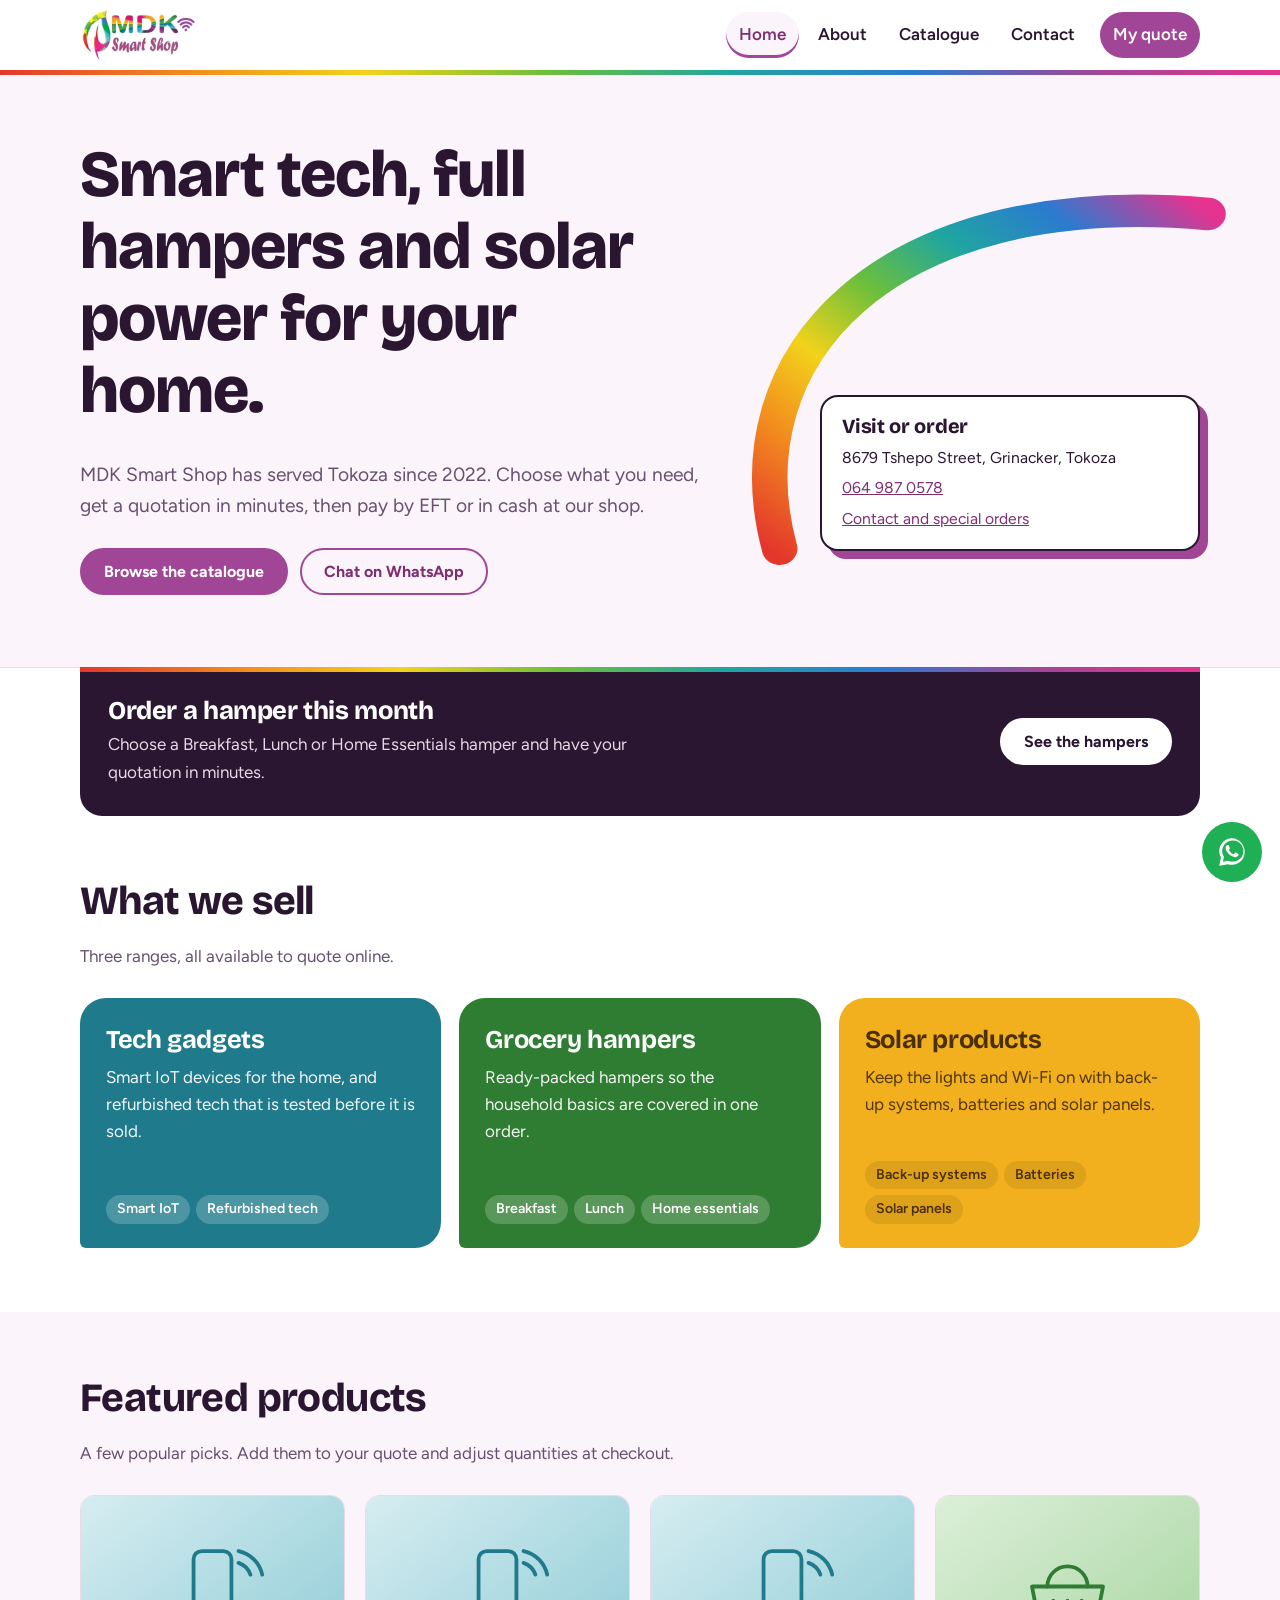
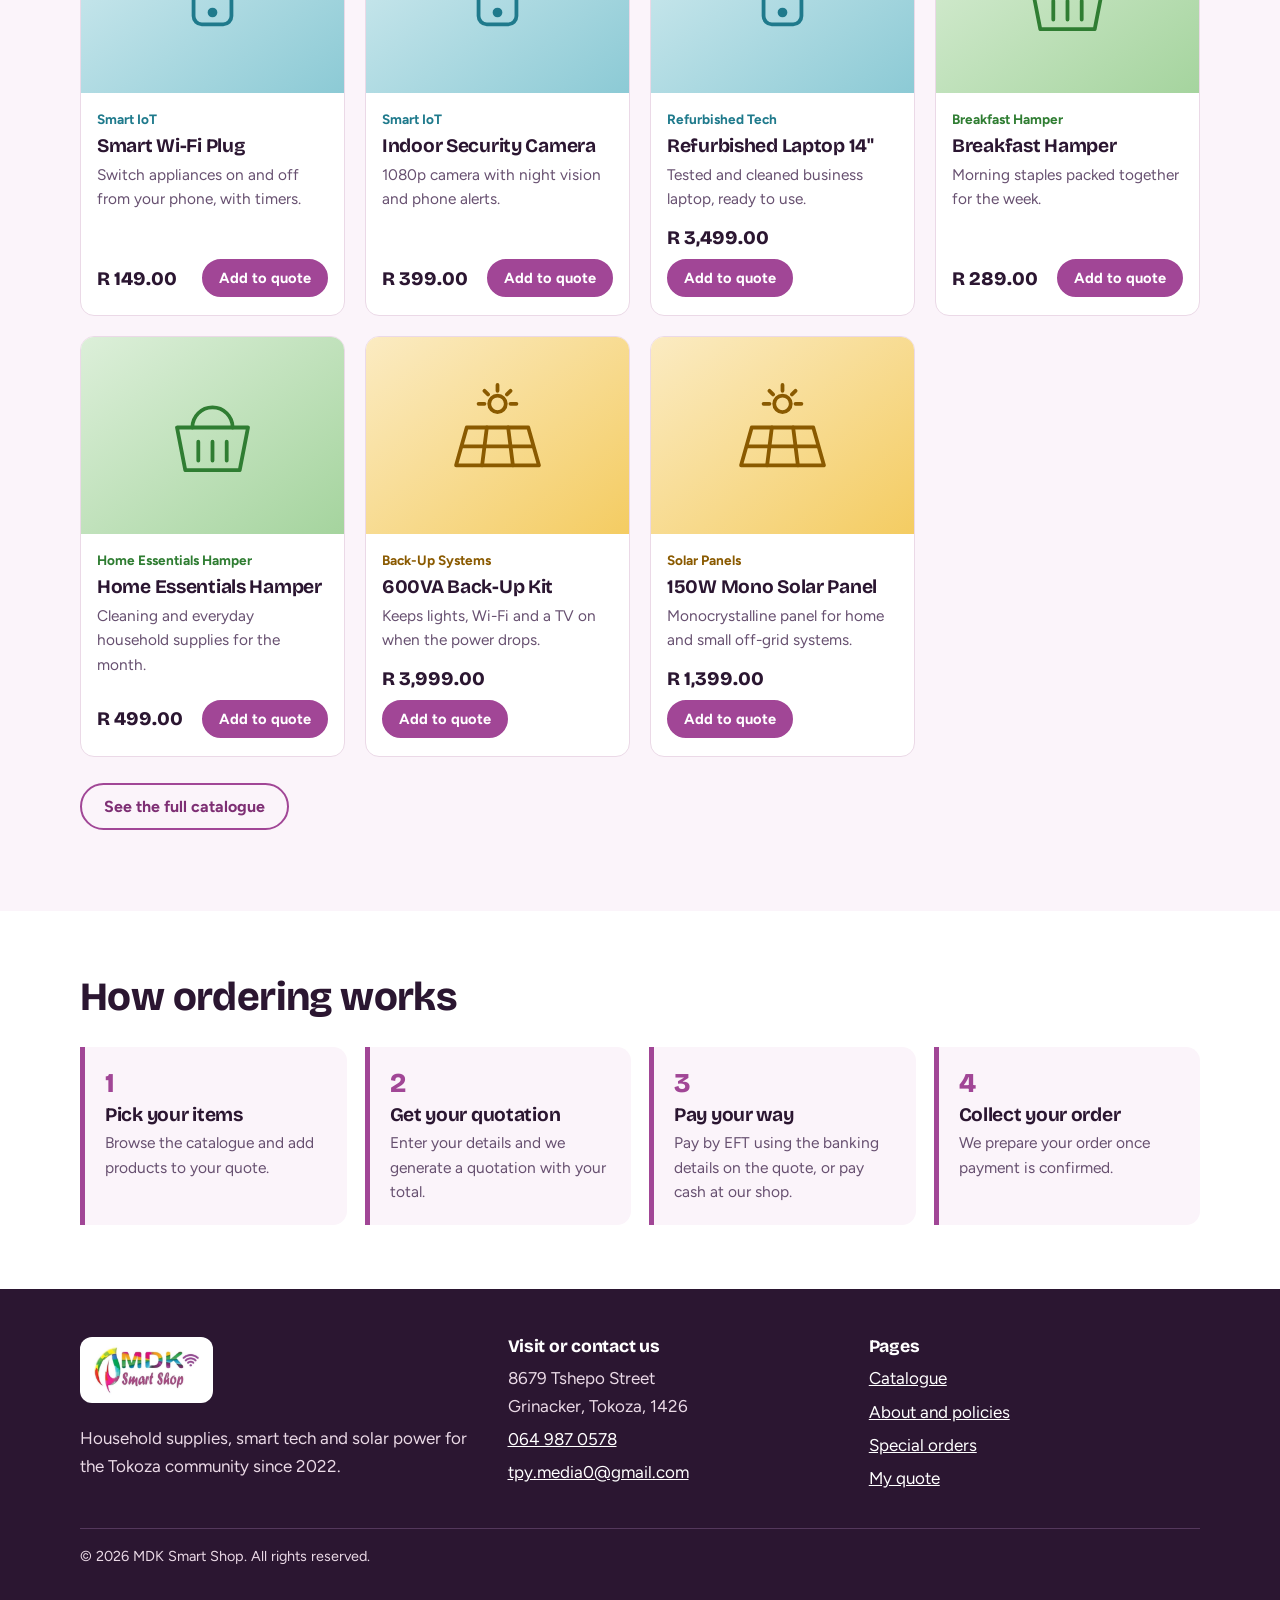
<file: index.html>
<!doctype html>
<html lang="en-ZA">
<head>
<meta charset="utf-8">
<meta name="viewport" content="width=device-width, initial-scale=1">
<title>MDK Smart Shop | Household supplies, smart tech and solar in Tokoza</title>
<meta name="description" content="MDK Smart Shop in Tokoza sells grocery hampers, smart and refurbished tech, and solar back-up products. Build a quotation online.">
<meta name="theme-color" content="#A14696">
<link rel="icon" type="image/png" href="assets/img/favicon.png">
<link rel="apple-touch-icon" href="assets/img/icon-192.png">
<link rel="preconnect" href="https://fonts.googleapis.com">
<link rel="preconnect" href="https://fonts.gstatic.com" crossorigin>
<link href="https://fonts.googleapis.com/css2?family=Bricolage+Grotesque:opsz,wght@12..96,600..800&family=Figtree:wght@400;600;700&display=swap" rel="stylesheet">
<link rel="stylesheet" href="assets/css/style.css">
</head>
<body data-page="home">
<a class="skip" href="#main">Skip to content</a>
<header class="site-header">
  <div class="wrap bar">
    <a class="brand" href="index.html" aria-label="MDK Smart Shop home"><img src="assets/img/logo.png" alt="MDK Smart Shop" width="117" height="54"></a>
    <button class="nav-toggle" aria-expanded="false" aria-controls="nav">Menu</button>
    <nav id="nav" aria-label="Main">
      <a data-nav="home" href="index.html">Home</a>
      <a data-nav="about" href="about.html">About</a>
      <a data-nav="catalogue" href="catalogue.html">Catalogue</a>
      <a data-nav="contact" href="contact.html">Contact</a>
      <a class="quote-link" data-nav="cart" href="cart.html">My quote <span class="count" data-cart-count hidden>0</span></a>
    </nav>
  </div>
  <div class="rainbow" aria-hidden="true"></div>
</header>

<main id="main">
<div class="hero">
  <div class="wrap">
    <div>
      <h1>Smart tech, full hampers and solar power for your home.</h1>
      <p class="lead">MDK Smart Shop has served Tokoza since 2022. Choose what you need, get a quotation in minutes, then pay by EFT or in cash at our shop.</p>
      <div class="actions">
        <a class="btn" href="catalogue.html">Browse the catalogue</a>
        <a class="btn btn-ghost" data-wa="Hi MDK Smart Shop, I would like to ask about..." target="_blank" rel="noopener" href="https://wa.me/27649870578">Chat on WhatsApp</a>
      </div>
    </div>
    <div class="hero-art">
      <svg class="arc" viewBox="0 0 520 460" preserveAspectRatio="none" aria-hidden="true">
        <defs><linearGradient id="rb" x1="0" y1="1" x2="1" y2="0">
          <stop offset="0" stop-color="#E4372C"/><stop offset=".18" stop-color="#F28A1E"/><stop offset=".34" stop-color="#F2D21B"/>
          <stop offset=".5" stop-color="#6CBF3A"/><stop offset=".66" stop-color="#1FA6A0"/><stop offset=".82" stop-color="#2B7BD0"/><stop offset="1" stop-color="#E5338F"/></linearGradient></defs>
        <path d="M60 420 C 10 220, 160 40, 470 70"/>
      </svg>
      <div class="visit">
        <h2>Visit or order</h2>
        <p>8679 Tshepo Street, Grinacker, Tokoza</p>
        <p><a href="tel:+27649870578">064 987 0578</a></p>
        <p style="margin:0"><a href="contact.html">Contact and special orders</a></p>
      </div>
    </div>
  </div>
</div>

<div class="promo" id="promo">
  <div class="wrap"><div class="promo-inner">
    <div><h2 id="promo-title">Promo</h2><p id="promo-text"></p></div>
    <a class="btn" id="promo-cta" href="catalogue.html">Shop now</a>
  </div></div>
</div>

<section>
  <div class="wrap">
    <div class="section-head"><h2>What we sell</h2><p>Three ranges, all available to quote online.</p></div>
    <div class="cats">
      <a class="cat tech" href="catalogue.html?cat=Tech%20Gadgets">
        <h3>Tech gadgets</h3><p>Smart IoT devices for the home, and refurbished tech that is tested before it is sold.</p>
        <ul><li>Smart IoT</li><li>Refurbished tech</li></ul></a>
      <a class="cat hamper" href="catalogue.html?cat=Grocery%20Hampers">
        <h3>Grocery hampers</h3><p>Ready-packed hampers so the household basics are covered in one order.</p>
        <ul><li>Breakfast</li><li>Lunch</li><li>Home essentials</li></ul></a>
      <a class="cat solar" href="catalogue.html?cat=Solar%20Products">
        <h3>Solar products</h3><p>Keep the lights and Wi-Fi on with back-up systems, batteries and solar panels.</p>
        <ul><li>Back-up systems</li><li>Batteries</li><li>Solar panels</li></ul></a>
    </div>
  </div>
</section>

<section class="tint">
  <div class="wrap">
    <div class="section-head"><h2>Featured products</h2><p>A few popular picks. Add them to your quote and adjust quantities at checkout.</p></div>
    <div class="grid" id="featured-grid" aria-live="polite"></div>
    <p style="margin-top:26px"><a class="btn btn-ghost" href="catalogue.html">See the full catalogue</a></p>
  </div>
</section>

<section>
  <div class="wrap">
    <div class="section-head"><h2>How ordering works</h2></div>
    <ol class="steps">
      <li><h3>Pick your items</h3><p>Browse the catalogue and add products to your quote.</p></li>
      <li><h3>Get your quotation</h3><p>Enter your details and we generate a quotation with your total.</p></li>
      <li><h3>Pay your way</h3><p>Pay by EFT using the banking details on the quote, or pay cash at our shop.</p></li>
      <li><h3>Collect your order</h3><p>We prepare your order once payment is confirmed.</p></li>
    </ol>
  </div>
</section>
</main>

<footer class="site-footer">
  <div class="wrap">
    <div class="foot">
      <div>
        <a class="foot-logo" href="index.html"><img src="assets/img/logo.png" alt="MDK Smart Shop" width="108" height="50"></a>
        <p style="margin-top:14px">Household supplies, smart tech and solar power for the Tokoza community since 2022.</p>
      </div>
      <div>
        <h2>Visit or contact us</h2>
        <ul>
          <li>8679 Tshepo Street<br>Grinacker, Tokoza, 1426</li>
          <li><a href="tel:+27649870578">064 987 0578</a></li>
          <li><a href="mailto:tpy.media0@gmail.com">tpy.media0@gmail.com</a></li>
        </ul>
      </div>
      <div>
        <h2>Pages</h2>
        <ul>
          <li><a href="catalogue.html">Catalogue</a></li>
          <li><a href="about.html">About and policies</a></li>
          <li><a href="contact.html#special">Special orders</a></li>
          <li><a href="cart.html">My quote</a></li>
        </ul>
      </div>
    </div>
    <p class="legal">&copy; <span data-year>2026</span> MDK Smart Shop. All rights reserved.</p>
  </div>
</footer>
<a class="wa-float" data-wa="Hi MDK Smart Shop, I would like to ask about..." target="_blank" rel="noopener" aria-label="Chat with us on WhatsApp" href="https://wa.me/27649870578"><svg viewBox="0 0 32 32" aria-hidden="true"><path d="M16.04 3C9.4 3 4 8.4 4 15.03c0 2.12.55 4.19 1.6 6.01L4 29l8.2-1.57a12 12 0 0 0 3.84.62C22.67 28.05 28 22.66 28 16.03 28 9.4 22.68 3 16.04 3zm0 22.03c-1.2 0-2.37-.2-3.48-.6l-.25-.1-4.86.93.95-4.73-.17-.27a9.9 9.9 0 0 1-1.5-5.23c0-5.5 4.5-9.97 10.03-9.97 5.53 0 10.02 4.47 10.02 9.98 0 5.5-4.49 9.99-10.02 9.99zm5.5-7.5c-.3-.15-1.78-.88-2.06-.98-.27-.1-.47-.15-.67.15-.2.3-.77.98-.95 1.18-.17.2-.35.22-.65.07-.3-.15-1.27-.47-2.42-1.5-.9-.8-1.5-1.78-1.67-2.08-.17-.3-.02-.46.13-.6.14-.13.3-.35.45-.52.15-.18.2-.3.3-.5.1-.2.05-.38-.03-.53-.07-.15-.67-1.62-.92-2.22-.24-.58-.48-.5-.67-.5h-.57c-.2 0-.52.07-.8.38-.27.3-1.05 1.02-1.05 2.5s1.08 2.9 1.23 3.1c.15.2 2.12 3.23 5.13 4.53.72.3 1.28.5 1.72.64.72.23 1.38.2 1.9.12.58-.09 1.78-.73 2.03-1.43.25-.7.25-1.3.17-1.43-.07-.12-.27-.2-.57-.35z"/></svg></a>
<div id="toast" role="status" aria-live="polite"></div>
<script src="assets/js/config.js"></script>
<script src="data/products.js"></script>
<script src="assets/js/app.js"></script>
</body>
</html>
</file>
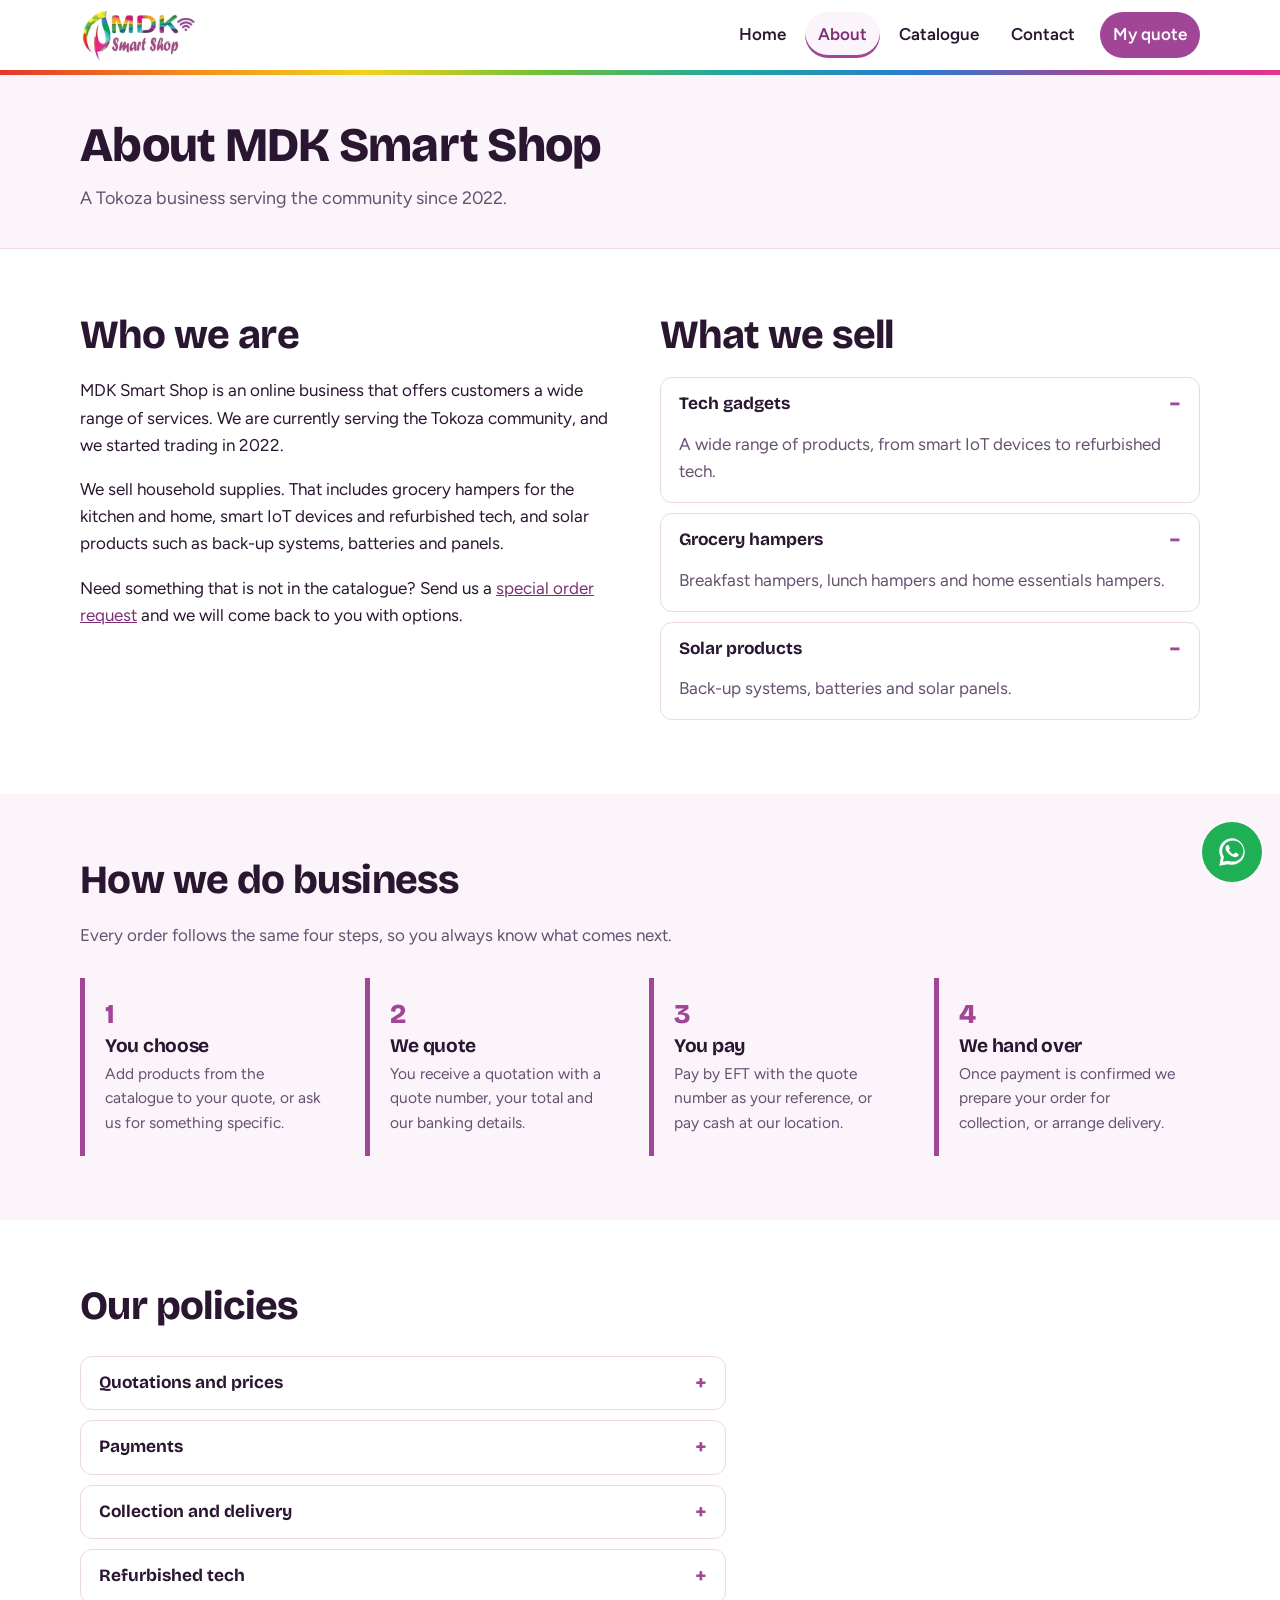
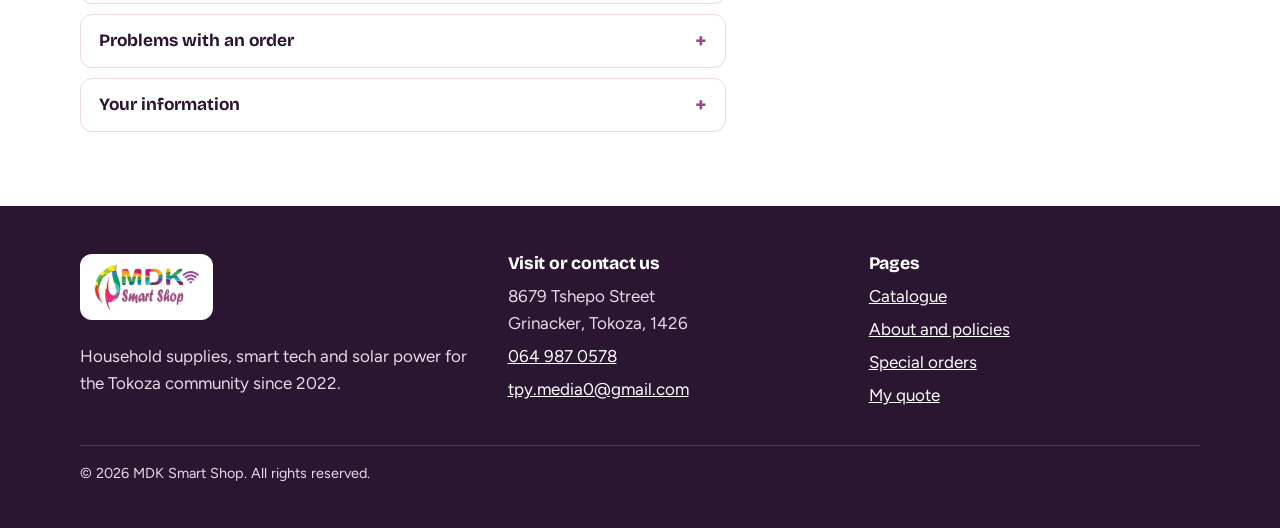
<file: about.html>
<!doctype html>
<html lang="en-ZA">
<head>
<meta charset="utf-8">
<meta name="viewport" content="width=device-width, initial-scale=1">
<title>About | MDK Smart Shop</title>
<meta name="description" content="Who MDK Smart Shop is, how we do business, and our ordering, payment and collection policies.">
<meta name="theme-color" content="#A14696">
<link rel="icon" type="image/png" href="assets/img/favicon.png">
<link rel="apple-touch-icon" href="assets/img/icon-192.png">
<link rel="preconnect" href="https://fonts.googleapis.com">
<link rel="preconnect" href="https://fonts.gstatic.com" crossorigin>
<link href="https://fonts.googleapis.com/css2?family=Bricolage+Grotesque:opsz,wght@12..96,600..800&family=Figtree:wght@400;600;700&display=swap" rel="stylesheet">
<link rel="stylesheet" href="assets/css/style.css">
</head>
<body data-page="about">
<a class="skip" href="#main">Skip to content</a>
<header class="site-header">
  <div class="wrap bar">
    <a class="brand" href="index.html" aria-label="MDK Smart Shop home"><img src="assets/img/logo.png" alt="MDK Smart Shop" width="117" height="54"></a>
    <button class="nav-toggle" aria-expanded="false" aria-controls="nav">Menu</button>
    <nav id="nav" aria-label="Main">
      <a data-nav="home" href="index.html">Home</a>
      <a data-nav="about" href="about.html">About</a>
      <a data-nav="catalogue" href="catalogue.html">Catalogue</a>
      <a data-nav="contact" href="contact.html">Contact</a>
      <a class="quote-link" data-nav="cart" href="cart.html">My quote <span class="count" data-cart-count hidden>0</span></a>
    </nav>
  </div>
  <div class="rainbow" aria-hidden="true"></div>
</header>

<main id="main">
<div class="page-title"><div class="wrap"><h1>About MDK Smart Shop</h1><p>A Tokoza business serving the community since 2022.</p></div></div>

<section>
  <div class="wrap two">
    <div class="prose">
      <h2>Who we are</h2>
      <p>MDK Smart Shop is an online business that offers customers a wide range of services. We are currently serving the Tokoza community, and we started trading in 2022.</p>
      <p>We sell household supplies. That includes grocery hampers for the kitchen and home, smart IoT devices and refurbished tech, and solar products such as back-up systems, batteries and panels.</p>
      <p>Need something that is not in the catalogue? Send us a <a href="contact.html#special">special order request</a> and we will come back to you with options.</p>
    </div>
    <div>
      <h2>What we sell</h2>
      <details open><summary>Tech gadgets</summary><p>A wide range of products, from smart IoT devices to refurbished tech.</p></details>
      <details open><summary>Grocery hampers</summary><p>Breakfast hampers, lunch hampers and home essentials hampers.</p></details>
      <details open><summary>Solar products</summary><p>Back-up systems, batteries and solar panels.</p></details>
    </div>
  </div>
</section>

<section class="tint">
  <div class="wrap">
    <div class="section-head"><h2>How we do business</h2><p>Every order follows the same four steps, so you always know what comes next.</p></div>
    <ol class="steps">
      <li><h3>You choose</h3><p>Add products from the catalogue to your quote, or ask us for something specific.</p></li>
      <li><h3>We quote</h3><p>You receive a quotation with a quote number, your total and our banking details.</p></li>
      <li><h3>You pay</h3><p>Pay by EFT with the quote number as your reference, or pay cash at our location.</p></li>
      <li><h3>We hand over</h3><p>Once payment is confirmed we prepare your order for collection, or arrange delivery.</p></li>
    </ol>
  </div>
</section>

<section>
  <div class="wrap">
    <div class="section-head"><h2>Our policies</h2></div>
    <div class="prose">
      <details><summary>Quotations and prices</summary><p>Quotations are valid for 7 days. Prices come from our current price list and may change after a quotation expires. Stock is confirmed once payment is made.</p></details>
      <details><summary>Payments</summary><p>We accept EFT and cash. For EFT, use your quote number as the payment reference and send us proof of payment. Cash payments are made at our location in Tokoza.</p></details>
      <details><summary>Collection and delivery</summary><p>You can collect from 8679 Tshepo Street, Grinacker, Tokoza. If you need delivery, tell us when you request your quotation and we will confirm availability and cost separately.</p></details>
      <details><summary>Refurbished tech</summary><p>Refurbished items are described honestly, including their condition. Ask us about warranty before you order.</p></details>
      <details><summary>Problems with an order</summary><p>If something is wrong with your order, contact us as soon as you can with your quote number and we will work with you to put it right.</p></details>
      <details><summary>Your information</summary><p>We use your name, phone number and email only to prepare quotations, reply to your enquiries and arrange your order.</p></details>
    </div>
  </div>
</section>
</main>

<footer class="site-footer">
  <div class="wrap">
    <div class="foot">
      <div>
        <a class="foot-logo" href="index.html"><img src="assets/img/logo.png" alt="MDK Smart Shop" width="108" height="50"></a>
        <p style="margin-top:14px">Household supplies, smart tech and solar power for the Tokoza community since 2022.</p>
      </div>
      <div>
        <h2>Visit or contact us</h2>
        <ul>
          <li>8679 Tshepo Street<br>Grinacker, Tokoza, 1426</li>
          <li><a href="tel:+27649870578">064 987 0578</a></li>
          <li><a href="mailto:tpy.media0@gmail.com">tpy.media0@gmail.com</a></li>
        </ul>
      </div>
      <div>
        <h2>Pages</h2>
        <ul>
          <li><a href="catalogue.html">Catalogue</a></li>
          <li><a href="about.html">About and policies</a></li>
          <li><a href="contact.html#special">Special orders</a></li>
          <li><a href="cart.html">My quote</a></li>
        </ul>
      </div>
    </div>
    <p class="legal">&copy; <span data-year>2026</span> MDK Smart Shop. All rights reserved.</p>
  </div>
</footer>
<a class="wa-float" data-wa="Hi MDK Smart Shop, I would like to ask about..." target="_blank" rel="noopener" aria-label="Chat with us on WhatsApp" href="https://wa.me/27649870578"><svg viewBox="0 0 32 32" aria-hidden="true"><path d="M16.04 3C9.4 3 4 8.4 4 15.03c0 2.12.55 4.19 1.6 6.01L4 29l8.2-1.57a12 12 0 0 0 3.84.62C22.67 28.05 28 22.66 28 16.03 28 9.4 22.68 3 16.04 3zm0 22.03c-1.2 0-2.37-.2-3.48-.6l-.25-.1-4.86.93.95-4.73-.17-.27a9.9 9.9 0 0 1-1.5-5.23c0-5.5 4.5-9.97 10.03-9.97 5.53 0 10.02 4.47 10.02 9.98 0 5.5-4.49 9.99-10.02 9.99zm5.5-7.5c-.3-.15-1.78-.88-2.06-.98-.27-.1-.47-.15-.67.15-.2.3-.77.98-.95 1.18-.17.2-.35.22-.65.07-.3-.15-1.27-.47-2.42-1.5-.9-.8-1.5-1.78-1.67-2.08-.17-.3-.02-.46.13-.6.14-.13.3-.35.45-.52.15-.18.2-.3.3-.5.1-.2.05-.38-.03-.53-.07-.15-.67-1.62-.92-2.22-.24-.58-.48-.5-.67-.5h-.57c-.2 0-.52.07-.8.38-.27.3-1.05 1.02-1.05 2.5s1.08 2.9 1.23 3.1c.15.2 2.12 3.23 5.13 4.53.72.3 1.28.5 1.72.64.72.23 1.38.2 1.9.12.58-.09 1.78-.73 2.03-1.43.25-.7.25-1.3.17-1.43-.07-.12-.27-.2-.57-.35z"/></svg></a>
<div id="toast" role="status" aria-live="polite"></div>
<script src="assets/js/config.js"></script>
<script src="data/products.js"></script>
<script src="assets/js/app.js"></script>
</body>
</html>
</file>
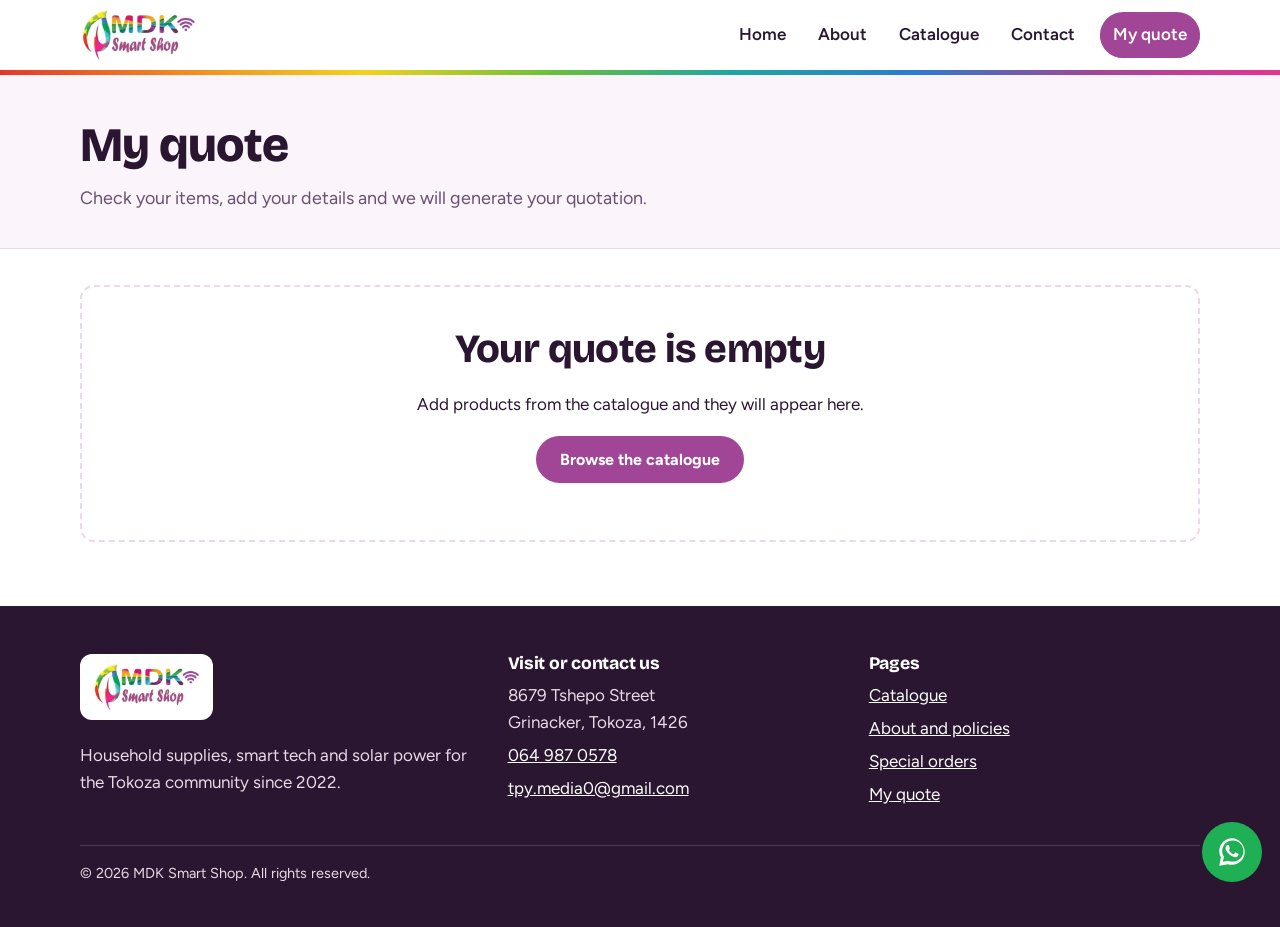
<file: cart.html>
<!doctype html>
<html lang="en-ZA">
<head>
<meta charset="utf-8">
<meta name="viewport" content="width=device-width, initial-scale=1">
<title>My quote | MDK Smart Shop</title>
<meta name="description" content="Review your items and generate a MDK Smart Shop quotation with banking details for EFT or cash payment.">
<meta name="theme-color" content="#A14696">
<link rel="icon" type="image/png" href="assets/img/favicon.png">
<link rel="apple-touch-icon" href="assets/img/icon-192.png">
<link rel="preconnect" href="https://fonts.googleapis.com">
<link rel="preconnect" href="https://fonts.gstatic.com" crossorigin>
<link href="https://fonts.googleapis.com/css2?family=Bricolage+Grotesque:opsz,wght@12..96,600..800&family=Figtree:wght@400;600;700&display=swap" rel="stylesheet">
<link rel="stylesheet" href="assets/css/style.css">
</head>
<body data-page="cart">
<a class="skip" href="#main">Skip to content</a>
<header class="site-header">
  <div class="wrap bar">
    <a class="brand" href="index.html" aria-label="MDK Smart Shop home"><img src="assets/img/logo.png" alt="MDK Smart Shop" width="117" height="54"></a>
    <button class="nav-toggle" aria-expanded="false" aria-controls="nav">Menu</button>
    <nav id="nav" aria-label="Main">
      <a data-nav="home" href="index.html">Home</a>
      <a data-nav="about" href="about.html">About</a>
      <a data-nav="catalogue" href="catalogue.html">Catalogue</a>
      <a data-nav="contact" href="contact.html">Contact</a>
      <a class="quote-link" data-nav="cart" href="cart.html">My quote <span class="count" data-cart-count hidden>0</span></a>
    </nav>
  </div>
  <div class="rainbow" aria-hidden="true"></div>
</header>

<main id="main">
<div class="page-title"><div class="wrap"><h1>My quote</h1><p>Check your items, add your details and we will generate your quotation.</p></div></div>
<section style="padding-top:36px">
  <div class="wrap">
    <div id="cart-area">
      <div id="cart-empty" class="empty" style="border:2px dashed var(--line);padding:40px;border-radius:14px" hidden>
        <h2>Your quote is empty</h2>
        <p>Add products from the catalogue and they will appear here.</p>
        <p><a class="btn" href="catalogue.html">Browse the catalogue</a></p>
      </div>
      <div id="builder" class="cart-grid" hidden>
        <div>
          <h2>Your items</h2>
          <ul class="lines" id="cart-list"></ul>
          <div class="total"><span>Total</span><span id="cart-total">R 0.00</span></div>
          <p><a href="catalogue.html">Add more products</a></p>
        </div>
        <form id="quote-form">
          <h2>Your details</h2>
          <div class="field"><label class="l" for="cname">Full name</label><input id="cname" name="cname" required autocomplete="name"></div>
          <div class="row2">
            <div class="field"><label class="l" for="phone">Phone</label><input id="phone" name="phone" type="tel" required autocomplete="tel"></div>
            <div class="field"><label class="l" for="email">Email</label><input id="email" name="email" type="email" required autocomplete="email"></div>
          </div>
          <fieldset><legend>Collection or delivery</legend>
            <label class="radio"><input type="radio" name="delivery" value="collect" checked><span>Collect from MDK Smart Shop</span></label>
            <label class="radio"><input type="radio" name="delivery" value="delivery"><span>Request delivery<small>We confirm availability and cost separately.</small></span></label>
          </fieldset>
          <div class="field" id="address-field" hidden><label class="l" for="address">Delivery address</label><textarea id="address" name="address" rows="3"></textarea></div>
          <fieldset><legend>How will you pay?</legend>
            <label class="radio"><input type="radio" name="payment" value="eft" checked><span>EFT<small>Banking details appear on your quotation.</small></span></label>
            <label class="radio"><input type="radio" name="payment" value="cash"><span>Cash at our location<small>Pay when you collect your order.</small></span></label>
          </fieldset>
          <div class="field"><label class="l" for="notes">Notes (optional)</label><textarea id="notes" name="notes" rows="3"></textarea></div>
          <button class="btn" type="submit">Generate my quotation</button>
        </form>
      </div>
    </div>

    <div id="quote-wrap" hidden>
      <div class="no-print">
        <div class="form-msg info" id="send-status" role="status" hidden></div>
        <div class="q-actions">
          <button class="btn" id="print-quote" type="button">Print or save as PDF</button>
          <button class="btn btn-ghost" id="wa-quote" type="button">Send on WhatsApp</button>
          <button class="btn btn-ghost" id="new-quote" type="button">Start a new quote</button>
        </div>
      </div>
      <article class="quote-sheet" id="quote-sheet" aria-label="Quotation"></article>
    </div>
  </div>
</section>
</main>

<footer class="site-footer">
  <div class="wrap">
    <div class="foot">
      <div>
        <a class="foot-logo" href="index.html"><img src="assets/img/logo.png" alt="MDK Smart Shop" width="108" height="50"></a>
        <p style="margin-top:14px">Household supplies, smart tech and solar power for the Tokoza community since 2022.</p>
      </div>
      <div>
        <h2>Visit or contact us</h2>
        <ul>
          <li>8679 Tshepo Street<br>Grinacker, Tokoza, 1426</li>
          <li><a href="tel:+27649870578">064 987 0578</a></li>
          <li><a href="mailto:tpy.media0@gmail.com">tpy.media0@gmail.com</a></li>
        </ul>
      </div>
      <div>
        <h2>Pages</h2>
        <ul>
          <li><a href="catalogue.html">Catalogue</a></li>
          <li><a href="about.html">About and policies</a></li>
          <li><a href="contact.html#special">Special orders</a></li>
          <li><a href="cart.html">My quote</a></li>
        </ul>
      </div>
    </div>
    <p class="legal">&copy; <span data-year>2026</span> MDK Smart Shop. All rights reserved.</p>
  </div>
</footer>
<a class="wa-float" data-wa="Hi MDK Smart Shop, I would like to ask about..." target="_blank" rel="noopener" aria-label="Chat with us on WhatsApp" href="https://wa.me/27649870578"><svg viewBox="0 0 32 32" aria-hidden="true"><path d="M16.04 3C9.4 3 4 8.4 4 15.03c0 2.12.55 4.19 1.6 6.01L4 29l8.2-1.57a12 12 0 0 0 3.84.62C22.67 28.05 28 22.66 28 16.03 28 9.4 22.68 3 16.04 3zm0 22.03c-1.2 0-2.37-.2-3.48-.6l-.25-.1-4.86.93.95-4.73-.17-.27a9.9 9.9 0 0 1-1.5-5.23c0-5.5 4.5-9.97 10.03-9.97 5.53 0 10.02 4.47 10.02 9.98 0 5.5-4.49 9.99-10.02 9.99zm5.5-7.5c-.3-.15-1.78-.88-2.06-.98-.27-.1-.47-.15-.67.15-.2.3-.77.98-.95 1.18-.17.2-.35.22-.65.07-.3-.15-1.27-.47-2.42-1.5-.9-.8-1.5-1.78-1.67-2.08-.17-.3-.02-.46.13-.6.14-.13.3-.35.45-.52.15-.18.2-.3.3-.5.1-.2.05-.38-.03-.53-.07-.15-.67-1.62-.92-2.22-.24-.58-.48-.5-.67-.5h-.57c-.2 0-.52.07-.8.38-.27.3-1.05 1.02-1.05 2.5s1.08 2.9 1.23 3.1c.15.2 2.12 3.23 5.13 4.53.72.3 1.28.5 1.72.64.72.23 1.38.2 1.9.12.58-.09 1.78-.73 2.03-1.43.25-.7.25-1.3.17-1.43-.07-.12-.27-.2-.57-.35z"/></svg></a>
<div id="toast" role="status" aria-live="polite"></div>
<script src="assets/js/config.js"></script>
<script src="data/products.js"></script>
<script src="assets/js/app.js"></script>
</body>
</html>
</file>
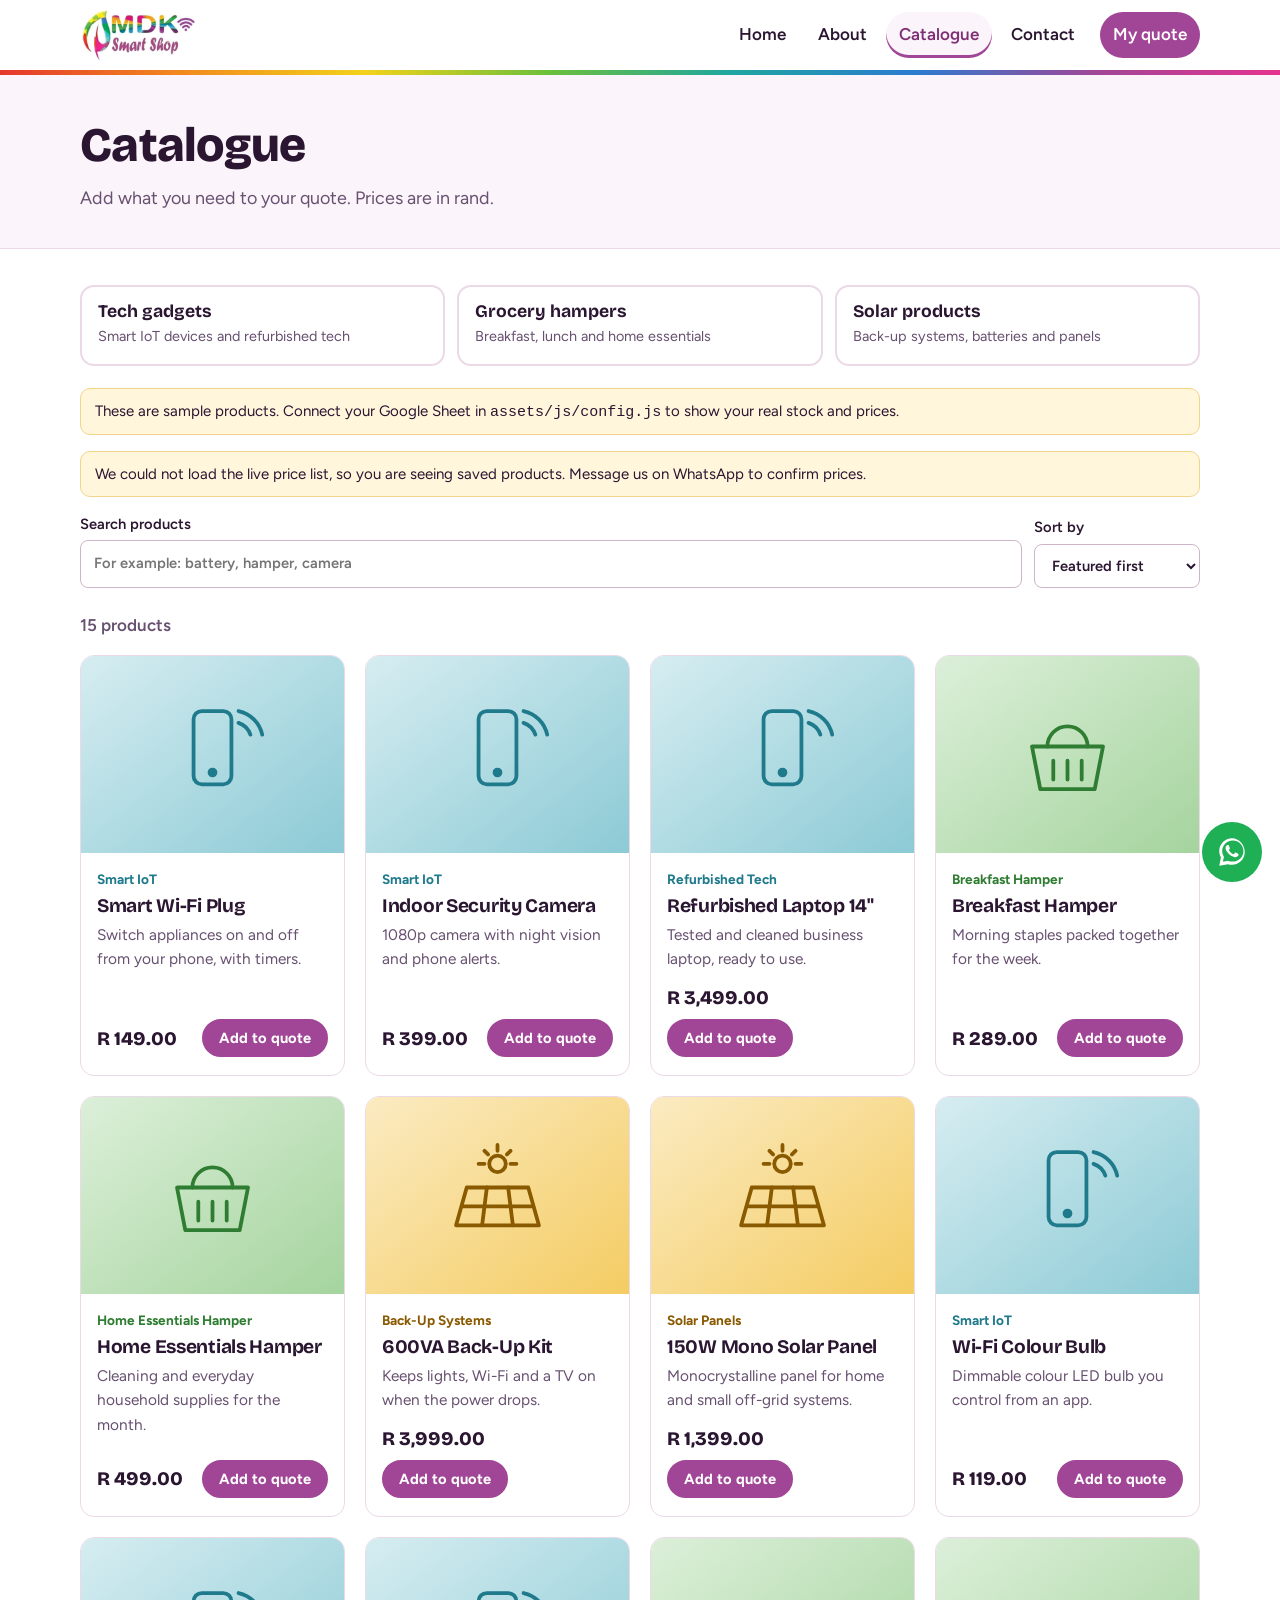
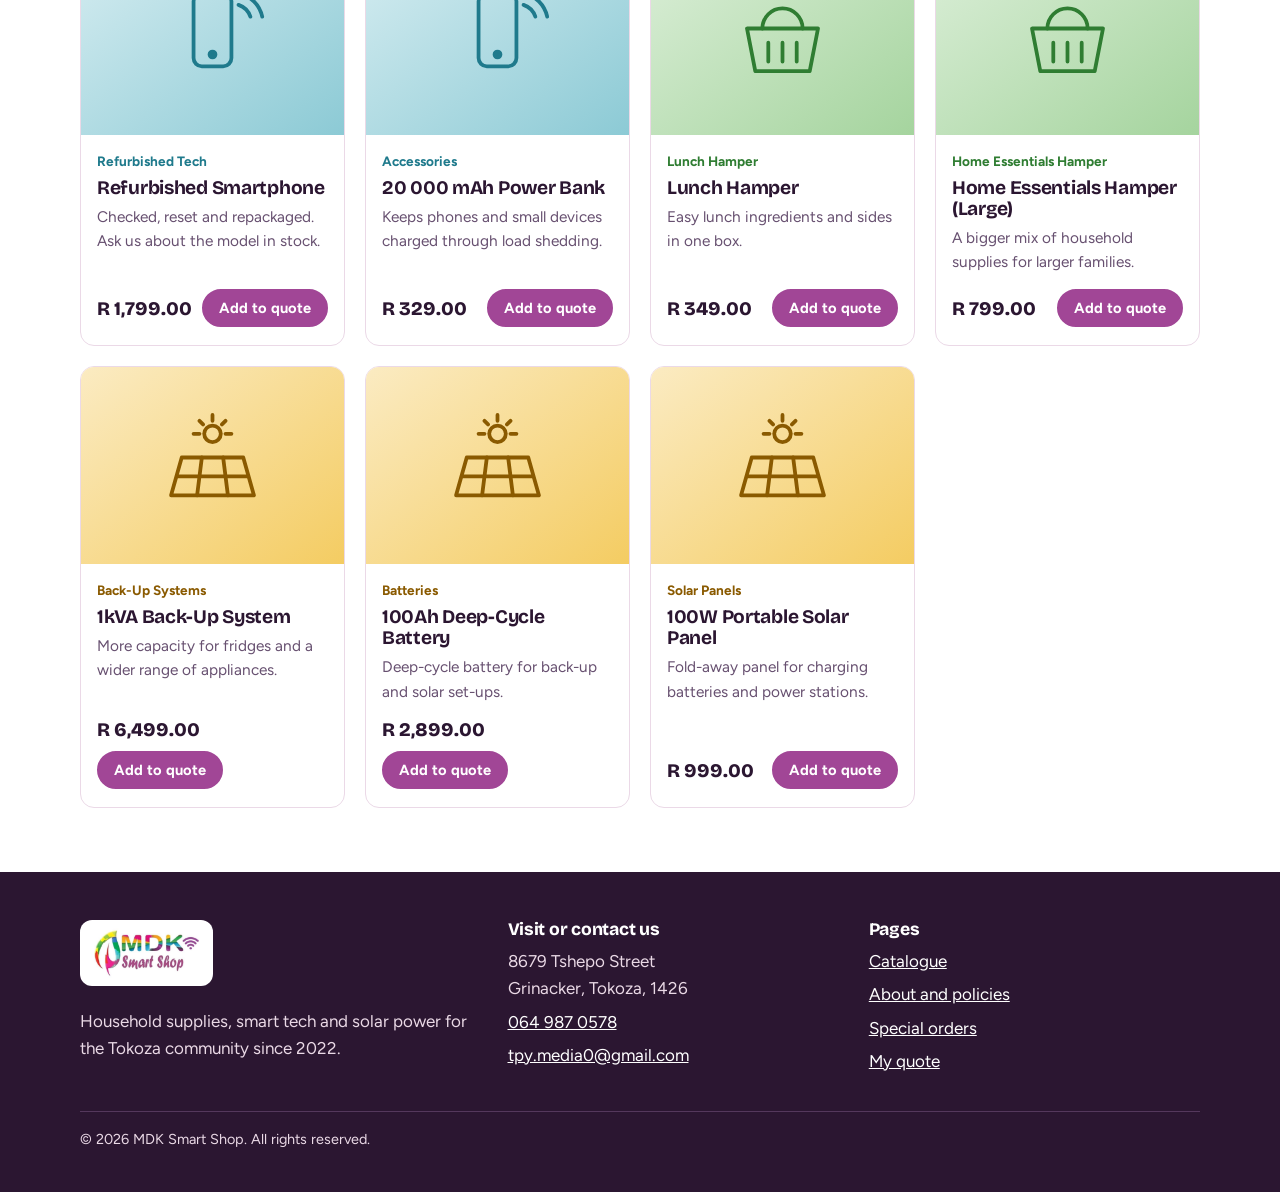
<file: catalogue.html>
<!doctype html>
<html lang="en-ZA">
<head>
<meta charset="utf-8">
<meta name="viewport" content="width=device-width, initial-scale=1">
<title>Catalogue | MDK Smart Shop</title>
<meta name="description" content="Browse tech gadgets, grocery hampers and solar products from MDK Smart Shop and add them to a quotation.">
<meta name="theme-color" content="#A14696">
<link rel="icon" type="image/png" href="assets/img/favicon.png">
<link rel="apple-touch-icon" href="assets/img/icon-192.png">
<link rel="preconnect" href="https://fonts.googleapis.com">
<link rel="preconnect" href="https://fonts.gstatic.com" crossorigin>
<link href="https://fonts.googleapis.com/css2?family=Bricolage+Grotesque:opsz,wght@12..96,600..800&family=Figtree:wght@400;600;700&display=swap" rel="stylesheet">
<link rel="stylesheet" href="assets/css/style.css">
</head>
<body data-page="catalogue">
<a class="skip" href="#main">Skip to content</a>
<header class="site-header">
  <div class="wrap bar">
    <a class="brand" href="index.html" aria-label="MDK Smart Shop home"><img src="assets/img/logo.png" alt="MDK Smart Shop" width="117" height="54"></a>
    <button class="nav-toggle" aria-expanded="false" aria-controls="nav">Menu</button>
    <nav id="nav" aria-label="Main">
      <a data-nav="home" href="index.html">Home</a>
      <a data-nav="about" href="about.html">About</a>
      <a data-nav="catalogue" href="catalogue.html">Catalogue</a>
      <a data-nav="contact" href="contact.html">Contact</a>
      <a class="quote-link" data-nav="cart" href="cart.html">My quote <span class="count" data-cart-count hidden>0</span></a>
    </nav>
  </div>
  <div class="rainbow" aria-hidden="true"></div>
</header>

<main id="main">
<div class="page-title"><div class="wrap"><h1>Catalogue</h1><p>Add what you need to your quote. Prices are in rand.</p></div></div>
<section style="padding-top:36px">
  <div class="wrap">
    <div class="cat-pick" role="group" aria-label="Choose a category">
      <button class="cat-btn" data-cat="Tech Gadgets" aria-pressed="false"><strong>Tech gadgets</strong><span>Smart IoT devices and refurbished tech</span></button>
      <button class="cat-btn" data-cat="Grocery Hampers" aria-pressed="false"><strong>Grocery hampers</strong><span>Breakfast, lunch and home essentials</span></button>
      <button class="cat-btn" data-cat="Solar Products" aria-pressed="false"><strong>Solar products</strong><span>Back-up systems, batteries and panels</span></button>
    </div>
    <div id="sample-note" class="note" hidden>These are sample products. Connect your Google Sheet in <code>assets/js/config.js</code> to show your real stock and prices.</div>
    <div id="load-note" class="note" hidden>We could not load the live price list, so you are seeing saved products. Message us on WhatsApp to confirm prices.</div>
    <div class="tools">
      <label class="grow">Search products<input id="q" type="search" placeholder="For example: battery, hamper, camera" autocomplete="off"></label>
      <label>Sort by<select id="sort"><option value="featured">Featured first</option><option value="name">Name A to Z</option><option value="low">Price, low to high</option><option value="high">Price, high to low</option></select></label>
    </div>
    <div class="chips" id="subs" role="group" aria-label="Type of product"></div>
    <p class="result-count" id="result-count" aria-live="polite"></p>
    <div class="grid" id="grid"></div>
  </div>
</section>
</main>

<footer class="site-footer">
  <div class="wrap">
    <div class="foot">
      <div>
        <a class="foot-logo" href="index.html"><img src="assets/img/logo.png" alt="MDK Smart Shop" width="108" height="50"></a>
        <p style="margin-top:14px">Household supplies, smart tech and solar power for the Tokoza community since 2022.</p>
      </div>
      <div>
        <h2>Visit or contact us</h2>
        <ul>
          <li>8679 Tshepo Street<br>Grinacker, Tokoza, 1426</li>
          <li><a href="tel:+27649870578">064 987 0578</a></li>
          <li><a href="mailto:tpy.media0@gmail.com">tpy.media0@gmail.com</a></li>
        </ul>
      </div>
      <div>
        <h2>Pages</h2>
        <ul>
          <li><a href="catalogue.html">Catalogue</a></li>
          <li><a href="about.html">About and policies</a></li>
          <li><a href="contact.html#special">Special orders</a></li>
          <li><a href="cart.html">My quote</a></li>
        </ul>
      </div>
    </div>
    <p class="legal">&copy; <span data-year>2026</span> MDK Smart Shop. All rights reserved.</p>
  </div>
</footer>
<a class="wa-float" data-wa="Hi MDK Smart Shop, I would like to ask about..." target="_blank" rel="noopener" aria-label="Chat with us on WhatsApp" href="https://wa.me/27649870578"><svg viewBox="0 0 32 32" aria-hidden="true"><path d="M16.04 3C9.4 3 4 8.4 4 15.03c0 2.12.55 4.19 1.6 6.01L4 29l8.2-1.57a12 12 0 0 0 3.84.62C22.67 28.05 28 22.66 28 16.03 28 9.4 22.68 3 16.04 3zm0 22.03c-1.2 0-2.37-.2-3.48-.6l-.25-.1-4.86.93.95-4.73-.17-.27a9.9 9.9 0 0 1-1.5-5.23c0-5.5 4.5-9.97 10.03-9.97 5.53 0 10.02 4.47 10.02 9.98 0 5.5-4.49 9.99-10.02 9.99zm5.5-7.5c-.3-.15-1.78-.88-2.06-.98-.27-.1-.47-.15-.67.15-.2.3-.77.98-.95 1.18-.17.2-.35.22-.65.07-.3-.15-1.27-.47-2.42-1.5-.9-.8-1.5-1.78-1.67-2.08-.17-.3-.02-.46.13-.6.14-.13.3-.35.45-.52.15-.18.2-.3.3-.5.1-.2.05-.38-.03-.53-.07-.15-.67-1.62-.92-2.22-.24-.58-.48-.5-.67-.5h-.57c-.2 0-.52.07-.8.38-.27.3-1.05 1.02-1.05 2.5s1.08 2.9 1.23 3.1c.15.2 2.12 3.23 5.13 4.53.72.3 1.28.5 1.72.64.72.23 1.38.2 1.9.12.58-.09 1.78-.73 2.03-1.43.25-.7.25-1.3.17-1.43-.07-.12-.27-.2-.57-.35z"/></svg></a>
<div id="toast" role="status" aria-live="polite"></div>
<script src="assets/js/config.js"></script>
<script src="data/products.js"></script>
<script src="assets/js/app.js"></script>
</body>
</html>
</file>
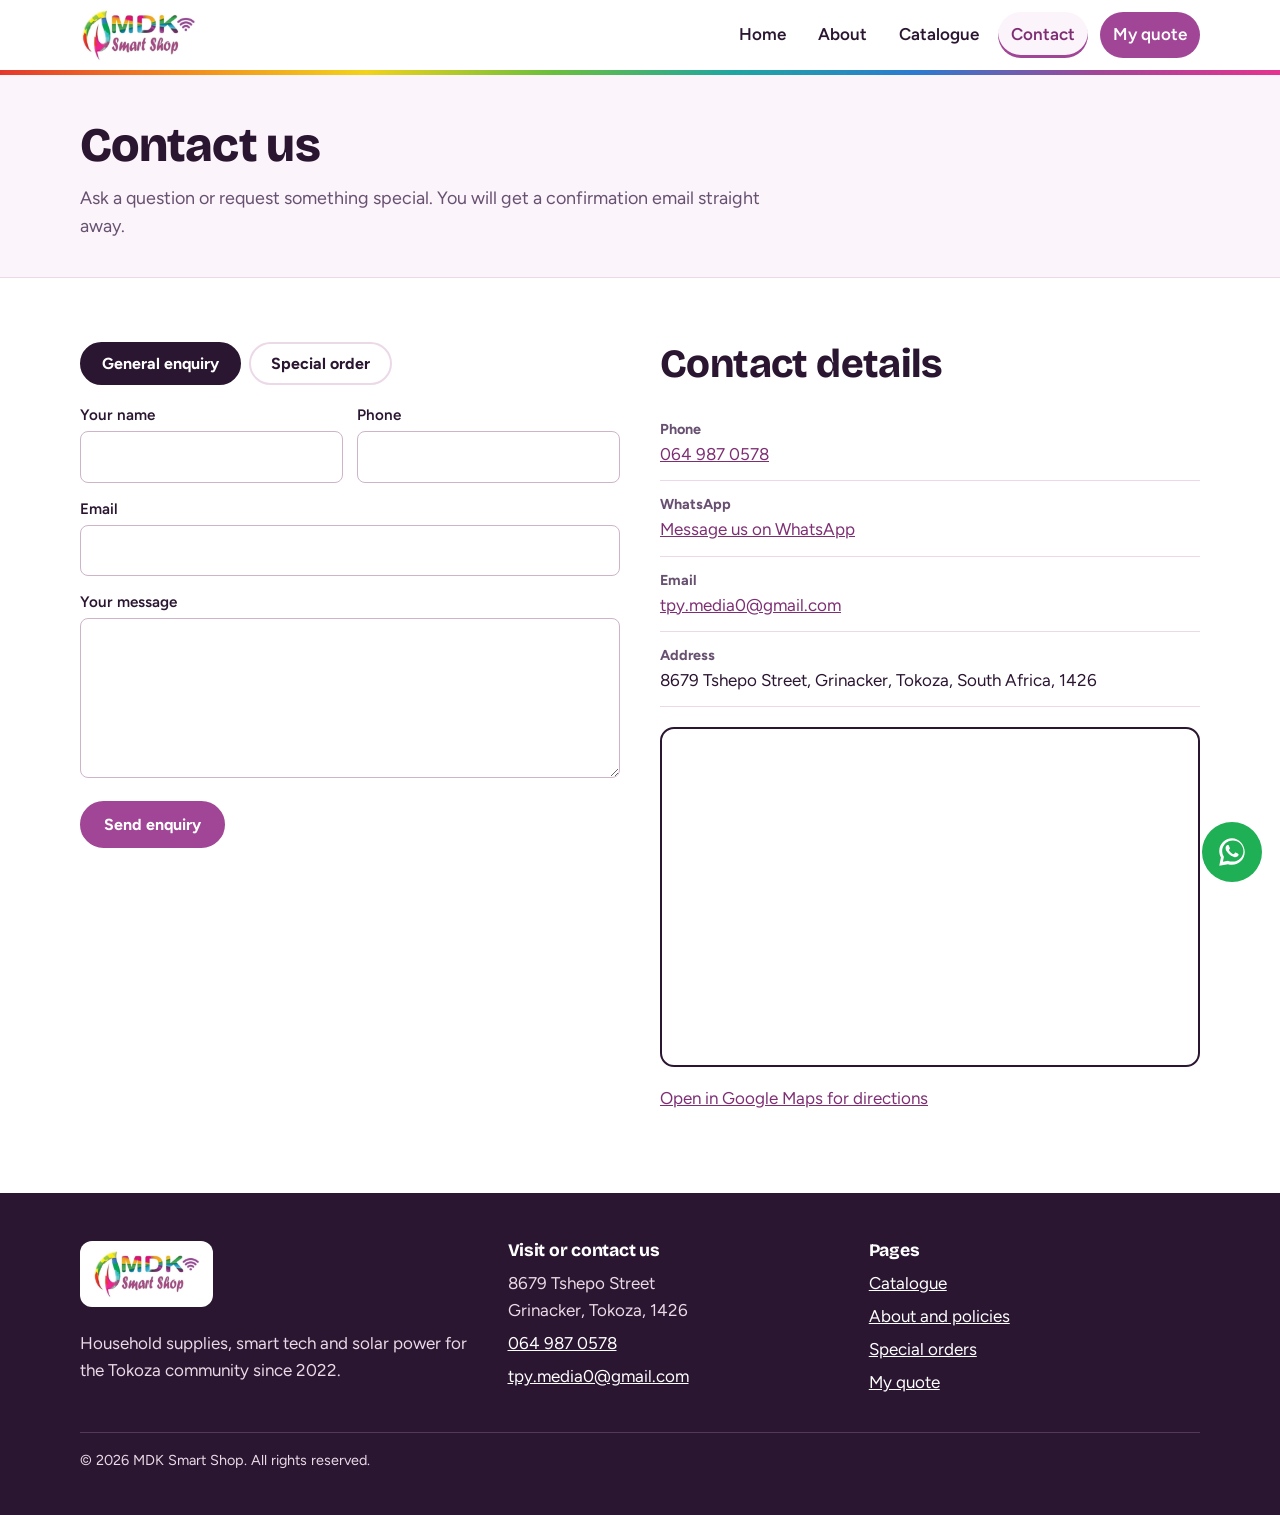
<file: contact.html>
<!doctype html>
<html lang="en-ZA">
<head>
<meta charset="utf-8">
<meta name="viewport" content="width=device-width, initial-scale=1">
<title>Contact | MDK Smart Shop</title>
<meta name="description" content="Contact MDK Smart Shop in Tokoza for enquiries and special orders. Call 064 987 0578 or send a message.">
<meta name="theme-color" content="#A14696">
<link rel="icon" type="image/png" href="assets/img/favicon.png">
<link rel="apple-touch-icon" href="assets/img/icon-192.png">
<link rel="preconnect" href="https://fonts.googleapis.com">
<link rel="preconnect" href="https://fonts.gstatic.com" crossorigin>
<link href="https://fonts.googleapis.com/css2?family=Bricolage+Grotesque:opsz,wght@12..96,600..800&family=Figtree:wght@400;600;700&display=swap" rel="stylesheet">
<link rel="stylesheet" href="assets/css/style.css">
</head>
<body data-page="contact">
<a class="skip" href="#main">Skip to content</a>
<header class="site-header">
  <div class="wrap bar">
    <a class="brand" href="index.html" aria-label="MDK Smart Shop home"><img src="assets/img/logo.png" alt="MDK Smart Shop" width="117" height="54"></a>
    <button class="nav-toggle" aria-expanded="false" aria-controls="nav">Menu</button>
    <nav id="nav" aria-label="Main">
      <a data-nav="home" href="index.html">Home</a>
      <a data-nav="about" href="about.html">About</a>
      <a data-nav="catalogue" href="catalogue.html">Catalogue</a>
      <a data-nav="contact" href="contact.html">Contact</a>
      <a class="quote-link" data-nav="cart" href="cart.html">My quote <span class="count" data-cart-count hidden>0</span></a>
    </nav>
  </div>
  <div class="rainbow" aria-hidden="true"></div>
</header>

<main id="main">
<div class="page-title"><div class="wrap"><h1>Contact us</h1><p>Ask a question or request something special. You will get a confirmation email straight away.</p></div></div>
<section>
  <div class="wrap two">
    <div>
      <div class="tablist" role="tablist" aria-label="Choose a form">
        <button role="tab" data-tab="enquiry" aria-selected="true" id="tab-enquiry" aria-controls="panel-enquiry">General enquiry</button>
        <button role="tab" data-tab="special" aria-selected="false" id="tab-special" aria-controls="panel-special">Special order</button>
      </div>

      <div id="panel-enquiry" role="tabpanel" aria-labelledby="tab-enquiry" data-panel="enquiry">
        <form data-form="enquiry">
          <div class="row2">
            <div class="field"><label class="l" for="e-name">Your name</label><input id="e-name" name="name" required autocomplete="name"></div>
            <div class="field"><label class="l" for="e-phone">Phone</label><input id="e-phone" name="phone" type="tel" required autocomplete="tel"></div>
          </div>
          <div class="field"><label class="l" for="e-email">Email</label><input id="e-email" name="email" type="email" required autocomplete="email"></div>
          <div class="field"><label class="l" for="e-msg">Your message</label><textarea id="e-msg" name="message" rows="5" required></textarea></div>
          <input class="hp" type="text" name="website" tabindex="-1" autocomplete="off" aria-hidden="true">
          <button class="btn" type="submit" data-label="Send enquiry">Send enquiry</button>
          <div class="form-msg" role="status" hidden></div>
        </form>
      </div>

      <div id="panel-special" role="tabpanel" aria-labelledby="tab-special" data-panel="special" hidden>
        <p>Looking for something that is not in the catalogue? Tell us what you need and we will come back with options and a price.</p>
        <form data-form="special_order">
          <div class="row2">
            <div class="field"><label class="l" for="s-name">Your name</label><input id="s-name" name="name" required autocomplete="name"></div>
            <div class="field"><label class="l" for="s-phone">Phone</label><input id="s-phone" name="phone" type="tel" required autocomplete="tel"></div>
          </div>
          <div class="field"><label class="l" for="s-email">Email</label><input id="s-email" name="email" type="email" required autocomplete="email"></div>
          <div class="row2">
            <div class="field"><label class="l" for="s-type">What kind of product?</label>
              <select id="s-type" name="product_type"><option>Tech gadgets</option><option>Grocery hampers</option><option>Solar products</option><option>Something else</option></select></div>
            <div class="field"><label class="l" for="s-qty">Quantity</label><input id="s-qty" name="quantity" type="number" min="1" value="1"></div>
          </div>
          <div class="field"><label class="l" for="s-desc">Describe what you need</label><textarea id="s-desc" name="details" rows="5" required placeholder="Brand, size, capacity, budget, or when you need it"></textarea></div>
          <input class="hp" type="text" name="website" tabindex="-1" autocomplete="off" aria-hidden="true">
          <button class="btn" type="submit" data-label="Send special order">Send special order</button>
          <div class="form-msg" role="status" hidden></div>
        </form>
      </div>
    </div>

    <div>
      <h2>Contact details</h2>
      <ul class="details-list">
        <li><strong>Phone</strong><a href="tel:+27649870578">064 987 0578</a></li>
        <li><strong>WhatsApp</strong><a data-wa="Hi MDK Smart Shop, I would like to ask about..." target="_blank" rel="noopener" href="https://wa.me/27649870578">Message us on WhatsApp</a></li>
        <li><strong>Email</strong><a href="mailto:tpy.media0@gmail.com">tpy.media0@gmail.com</a></li>
        <li><strong>Address</strong>8679 Tshepo Street, Grinacker, Tokoza, South Africa, 1426</li>
      </ul>
      <iframe class="map" title="Map showing MDK Smart Shop at 8679 Tshepo Street, Tokoza" loading="lazy" referrerpolicy="no-referrer-when-downgrade"
        src="https://www.google.com/maps?q=8679%20Tshepo%20Street%2C%20Grinacker%2C%20Tokoza%2C%201426%2C%20South%20Africa&output=embed"></iframe>
      <p style="margin-top:10px"><a target="_blank" rel="noopener" href="https://www.google.com/maps/search/?api=1&query=8679%20Tshepo%20Street%2C%20Grinacker%2C%20Tokoza%2C%201426%2C%20South%20Africa">Open in Google Maps for directions</a></p>
    </div>
  </div>
</section>
</main>

<footer class="site-footer">
  <div class="wrap">
    <div class="foot">
      <div>
        <a class="foot-logo" href="index.html"><img src="assets/img/logo.png" alt="MDK Smart Shop" width="108" height="50"></a>
        <p style="margin-top:14px">Household supplies, smart tech and solar power for the Tokoza community since 2022.</p>
      </div>
      <div>
        <h2>Visit or contact us</h2>
        <ul>
          <li>8679 Tshepo Street<br>Grinacker, Tokoza, 1426</li>
          <li><a href="tel:+27649870578">064 987 0578</a></li>
          <li><a href="mailto:tpy.media0@gmail.com">tpy.media0@gmail.com</a></li>
        </ul>
      </div>
      <div>
        <h2>Pages</h2>
        <ul>
          <li><a href="catalogue.html">Catalogue</a></li>
          <li><a href="about.html">About and policies</a></li>
          <li><a href="contact.html#special">Special orders</a></li>
          <li><a href="cart.html">My quote</a></li>
        </ul>
      </div>
    </div>
    <p class="legal">&copy; <span data-year>2026</span> MDK Smart Shop. All rights reserved.</p>
  </div>
</footer>
<a class="wa-float" data-wa="Hi MDK Smart Shop, I would like to ask about..." target="_blank" rel="noopener" aria-label="Chat with us on WhatsApp" href="https://wa.me/27649870578"><svg viewBox="0 0 32 32" aria-hidden="true"><path d="M16.04 3C9.4 3 4 8.4 4 15.03c0 2.12.55 4.19 1.6 6.01L4 29l8.2-1.57a12 12 0 0 0 3.84.62C22.67 28.05 28 22.66 28 16.03 28 9.4 22.68 3 16.04 3zm0 22.03c-1.2 0-2.37-.2-3.48-.6l-.25-.1-4.86.93.95-4.73-.17-.27a9.9 9.9 0 0 1-1.5-5.23c0-5.5 4.5-9.97 10.03-9.97 5.53 0 10.02 4.47 10.02 9.98 0 5.5-4.49 9.99-10.02 9.99zm5.5-7.5c-.3-.15-1.78-.88-2.06-.98-.27-.1-.47-.15-.67.15-.2.3-.77.98-.95 1.18-.17.2-.35.22-.65.07-.3-.15-1.27-.47-2.42-1.5-.9-.8-1.5-1.78-1.67-2.08-.17-.3-.02-.46.13-.6.14-.13.3-.35.45-.52.15-.18.2-.3.3-.5.1-.2.05-.38-.03-.53-.07-.15-.67-1.62-.92-2.22-.24-.58-.48-.5-.67-.5h-.57c-.2 0-.52.07-.8.38-.27.3-1.05 1.02-1.05 2.5s1.08 2.9 1.23 3.1c.15.2 2.12 3.23 5.13 4.53.72.3 1.28.5 1.72.64.72.23 1.38.2 1.9.12.58-.09 1.78-.73 2.03-1.43.25-.7.25-1.3.17-1.43-.07-.12-.27-.2-.57-.35z"/></svg></a>
<div id="toast" role="status" aria-live="polite"></div>
<script src="assets/js/config.js"></script>
<script src="data/products.js"></script>
<script src="assets/js/app.js"></script>
</body>
</html>
</file>
<file: assets/css/style.css>
/* MDK Smart Shop — theme drawn from the logo: plum script, rainbow ribbon */
:root{
  --ink:#2B1631; --muted:#675070; --brand:#A14696; --brand-dark:#7E2F74; --pink:#E5338F;
  --paper:#FFFFFF; --tint:#FBF4FA; --line:#EBD9E7;
  --tech:#1F7A8C; --hamper:#2F7D32; --solar:#F2B01E; --solar-ink:#4A3000;
  --ribbon:linear-gradient(90deg,#E4372C,#F28A1E,#F2D21B,#6CBF3A,#1FA6A0,#2B7BD0,#A14696,#E5338F);
  --head:"Bricolage Grotesque","Trebuchet MS","Segoe UI",system-ui,sans-serif;
  --body:"Figtree","Segoe UI",system-ui,-apple-system,Roboto,sans-serif;
  --wrap:1160px;
}
*,*::before,*::after{box-sizing:border-box}
html{scroll-behavior:smooth}
body{margin:0;font:400 1.0625rem/1.6 var(--body);color:var(--ink);background:var(--paper);-webkit-font-smoothing:antialiased}
img{max-width:100%;height:auto;display:block}
h1,h2,h3,h4{font-family:var(--head);line-height:1.1;margin:0 0 .5em;letter-spacing:-.015em}
h1{font-size:clamp(2.4rem,5.4vw,4.1rem);font-weight:800}
h2{font-size:clamp(1.7rem,3.4vw,2.5rem);font-weight:750}
h3{font-size:1.2rem;font-weight:700}
p{margin:0 0 1em}
a{color:var(--brand-dark)}
.wrap{max-width:var(--wrap);margin:0 auto;padding:0 20px}
.skip{position:absolute;left:-999px;top:8px;background:var(--ink);color:#fff;padding:10px 14px;border-radius:8px;z-index:100}
.skip:focus{left:8px}
:focus-visible{outline:3px solid var(--pink);outline-offset:3px;border-radius:4px}
[hidden]{display:none!important}

/* header */
.site-header{position:sticky;top:0;z-index:50;background:var(--paper)}
.bar{display:flex;align-items:center;justify-content:space-between;gap:16px;padding-top:8px;padding-bottom:8px}
.brand img{height:54px;width:auto}
.rainbow{height:5px;background:var(--ribbon)}
#nav{display:flex;align-items:center;gap:6px}
#nav a{text-decoration:none;color:var(--ink);font-weight:600;padding:9px 13px;border-radius:999px}
#nav a:hover{background:var(--tint)}
#nav a[aria-current=page]{background:var(--tint);color:var(--brand-dark);box-shadow:inset 0 -3px 0 var(--brand)}
#nav a.quote-link{background:var(--brand);color:#fff;margin-left:6px;display:inline-flex;gap:8px;align-items:center}
#nav a.quote-link:hover{background:var(--brand-dark)}
.count{background:#fff;color:var(--brand-dark);font-size:.8rem;min-width:22px;height:22px;border-radius:999px;display:inline-grid;place-items:center;font-weight:700;padding:0 6px}
.nav-toggle{display:none;font:600 1rem var(--body);background:var(--tint);border:1px solid var(--line);border-radius:999px;padding:9px 16px;color:var(--ink);cursor:pointer}
@media (max-width:820px){
  .nav-toggle{display:block}
  #nav{display:none;position:absolute;left:0;right:0;top:100%;background:var(--paper);flex-direction:column;align-items:stretch;padding:12px 20px 18px;border-bottom:5px solid var(--brand)}
  #nav.open{display:flex}
  #nav a.quote-link{margin:6px 0 0;justify-content:center}
}

/* buttons */
.btn{display:inline-block;font:700 1rem var(--body);background:var(--brand);color:#fff;border:2px solid var(--brand);padding:12px 22px;border-radius:999px;text-decoration:none;cursor:pointer;transition:background .15s,transform .15s}
.btn:hover{background:var(--brand-dark);border-color:var(--brand-dark)}
.btn:active{transform:translateY(1px)}
.btn:disabled{background:#cdbfcb;border-color:#cdbfcb;cursor:not-allowed}
.btn-ghost{background:transparent;color:var(--brand-dark)}
.btn-ghost:hover{background:var(--tint);color:var(--brand-dark)}
.btn-sm{padding:8px 15px;font-size:.92rem}
.link-btn{background:none;border:0;color:var(--brand-dark);text-decoration:underline;font:inherit;cursor:pointer;padding:4px}

/* hero */
.hero{position:relative;overflow:hidden;background:var(--tint);border-bottom:1px solid var(--line)}
.hero .wrap{display:grid;grid-template-columns:1.15fr .85fr;gap:30px;align-items:center;padding-top:64px;padding-bottom:72px}
.hero p.lead{font-size:1.2rem;max-width:34em;color:var(--muted)}
.hero .actions{display:flex;flex-wrap:wrap;gap:12px;margin-top:26px}
.hero-art{position:relative;min-height:380px}
.arc{position:absolute;inset:-30px -60px -30px -20px;width:calc(100% + 80px);height:calc(100% + 60px)}
.arc path{fill:none;stroke:url(#rb);stroke-width:34;stroke-linecap:round;stroke-dasharray:1400;stroke-dashoffset:1400;animation:draw 1.6s .15s cubic-bezier(.3,.7,.2,1) forwards}
@keyframes draw{to{stroke-dashoffset:0}}
.visit{position:absolute;right:0;bottom:6px;left:18%;background:var(--paper);border:2px solid var(--ink);border-radius:18px;padding:18px 20px;box-shadow:8px 8px 0 var(--brand)}
.visit h2{font-size:1.25rem;margin-bottom:.4em}
.visit p{margin:0 0 .35em;font-size:.98rem}
@media (max-width:860px){
  .hero .wrap{grid-template-columns:1fr;padding-top:40px;padding-bottom:44px}
  .hero-art{min-height:300px}
  .visit{left:0}
}

/* sections */
section{padding:64px 0}
.section-head{max-width:40em;margin-bottom:28px}
.section-head p{color:var(--muted)}
.page-title{background:var(--tint);border-bottom:1px solid var(--line);padding:44px 0 36px}
.page-title p{max-width:40em;color:var(--muted);margin:0;font-size:1.12rem}

/* promo band */
.promo{padding:0}
.promo .wrap{padding-top:0;padding-bottom:0}
.promo-inner{margin:-1px 0;padding:30px 28px;border-radius:0 0 22px 22px;background:var(--ink);color:#fff;display:flex;flex-wrap:wrap;gap:16px 28px;align-items:center;justify-content:space-between;position:relative}
.promo-inner::before{content:"";position:absolute;left:0;right:0;top:0;height:5px;background:var(--ribbon)}
.promo-inner h2{margin:0 0 .25em;font-size:1.6rem}
.promo-inner p{margin:0;color:#E9D7E5;max-width:34em}
.promo-inner .btn{background:#fff;color:var(--ink);border-color:#fff}
.promo-inner .btn:hover{background:var(--solar);border-color:var(--solar)}

/* category blocks */
.cats{display:grid;grid-template-columns:repeat(3,1fr);gap:18px}
.cat{display:flex;flex-direction:column;gap:10px;padding:28px 26px 24px;border-radius:26px 26px 26px 6px;text-decoration:none;color:#fff;min-height:250px}
.cat h3{font-size:1.6rem;margin:0}
.cat p{margin:0;opacity:.95}
.cat ul{margin:auto 0 0;padding:0;list-style:none;display:flex;flex-wrap:wrap;gap:6px}
.cat li{background:rgba(255,255,255,.2);padding:3px 11px;border-radius:999px;font-size:.88rem;font-weight:600}
.cat.tech{background:var(--tech)} .cat.hamper{background:var(--hamper)}
.cat.solar{background:var(--solar);color:var(--solar-ink)} .cat.solar li{background:rgba(74,48,0,.12)}
.cat:hover{filter:brightness(1.06)}
@media (max-width:860px){.cats{grid-template-columns:1fr}.cat{min-height:0}}

/* products */
.grid{display:grid;grid-template-columns:repeat(auto-fill,minmax(250px,1fr));gap:20px}
.product{border:1.5px solid var(--line);border-radius:14px;overflow:hidden;background:var(--paper);display:flex;flex-direction:column}
.product-media{aspect-ratio:4/3;background:var(--tint)}
.product-media img{width:100%;height:100%;object-fit:cover}
.product-body{padding:16px 16px 18px;display:flex;flex-direction:column;flex:1}
.product-sub{font-size:.85rem;font-weight:700;margin:0 0 4px;color:var(--brand-dark)}
.product.tech .product-sub{color:var(--tech)} .product.hamper .product-sub{color:var(--hamper)} .product.solar .product-sub{color:#8A5A00}
.product h3{margin-bottom:.35em}
.product-desc{color:var(--muted);font-size:.96rem;margin-bottom:14px}
.product-foot{margin-top:auto;display:flex;align-items:center;justify-content:space-between;gap:10px;flex-wrap:wrap}
.price{font:800 1.2rem var(--head)}
.price-ask{font-size:1rem;color:var(--muted)}
.empty{grid-column:1/-1;padding:40px;border:2px dashed var(--line);border-radius:14px;text-align:center}

/* catalogue controls */
.cat-pick{display:grid;grid-template-columns:repeat(3,1fr);gap:12px;margin-bottom:22px}
.cat-btn{font:inherit;text-align:left;cursor:pointer;border:2px solid var(--line);background:var(--paper);border-radius:14px;padding:14px 16px;color:var(--ink)}
.cat-btn strong{display:block;font:700 1.1rem var(--head)}
.cat-btn span{font-size:.9rem;color:var(--muted)}
.cat-btn[aria-pressed=true]{border-color:var(--ink);background:var(--tint);box-shadow:5px 5px 0 var(--brand)}
@media (max-width:700px){.cat-pick{grid-template-columns:1fr}}
.tools{display:flex;flex-wrap:wrap;gap:12px;align-items:end;margin-bottom:14px}
.tools label{display:flex;flex-direction:column;font-weight:600;font-size:.92rem;gap:4px}
input,select,textarea{font:inherit;color:var(--ink);padding:11px 13px;border:1.5px solid #cdb4c8;border-radius:8px;background:#fff;width:100%}
input:focus,select:focus,textarea:focus{outline:3px solid var(--pink);outline-offset:1px;border-color:var(--brand)}
.tools .grow{flex:1 1 240px}
.chips{display:flex;flex-wrap:wrap;gap:8px;margin-bottom:10px}
.chip{font:600 .92rem var(--body);border:1.5px solid var(--line);background:#fff;border-radius:999px;padding:6px 14px;cursor:pointer;color:var(--ink)}
.chip[aria-pressed=true]{background:var(--ink);color:#fff;border-color:var(--ink)}
.result-count{color:var(--muted);margin:6px 0 16px;font-weight:600}
.note{background:#FFF6DB;border:1px solid #F0D58A;border-radius:10px;padding:10px 14px;font-size:.94rem;margin-bottom:16px}

/* steps / about */
.steps{list-style:none;counter-reset:s;padding:0;margin:0;display:grid;grid-template-columns:repeat(4,1fr);gap:18px}
.steps li{counter-increment:s;padding:20px;border-left:5px solid var(--brand);background:var(--tint);border-radius:0 14px 14px 0}
.steps li::before{content:counter(s);font:800 1.7rem var(--head);color:var(--brand)}
.steps h3{margin:.2em 0 .3em}
.steps p{margin:0;color:var(--muted);font-size:.97rem}
@media (max-width:900px){.steps{grid-template-columns:1fr 1fr}}
@media (max-width:560px){.steps{grid-template-columns:1fr}}
.two{display:grid;grid-template-columns:1fr 1fr;gap:40px;align-items:start}
@media (max-width:820px){.two{grid-template-columns:1fr}}
.prose{max-width:38em}
details{border:1.5px solid var(--line);border-radius:12px;padding:0 18px;margin-bottom:10px;background:#fff}
summary{cursor:pointer;font:700 1.08rem var(--head);padding:15px 0;list-style:none;display:flex;justify-content:space-between;gap:12px}
summary::after{content:"+";font-size:1.4rem;line-height:1;color:var(--brand)}
details[open] summary::after{content:"−"}
details p{color:var(--muted)}
.tint{background:var(--tint)}

/* contact */
.tablist{display:flex;gap:8px;margin-bottom:18px;flex-wrap:wrap}
.tablist button{font:700 1rem var(--body);border:2px solid var(--line);background:#fff;border-radius:999px;padding:10px 20px;cursor:pointer;color:var(--ink)}
.tablist button[aria-selected=true]{background:var(--ink);color:#fff;border-color:var(--ink)}
form .field{margin-bottom:14px}
form label.l{display:block;font-weight:600;margin-bottom:4px;font-size:.95rem}
.row2{display:grid;grid-template-columns:1fr 1fr;gap:14px}
@media (max-width:560px){.row2{grid-template-columns:1fr}}
.hp{position:absolute;left:-9999px}
.form-msg{padding:12px 14px;border-radius:10px;margin-top:14px;font-weight:600}
.form-msg.ok{background:#E3F4E4;color:#1D5A20} .form-msg.info{background:#FFF6DB;color:#5A4300}
.details-list{list-style:none;padding:0;margin:0 0 20px}
.details-list li{padding:12px 0;border-bottom:1px solid var(--line)}
.details-list strong{display:block;font-size:.9rem;color:var(--muted)}
.map{border:0;width:100%;height:340px;border-radius:14px;border:2px solid var(--ink)}

/* cart */
.cart-grid{display:grid;grid-template-columns:1.1fr .9fr;gap:36px;align-items:start}
@media (max-width:900px){.cart-grid{grid-template-columns:1fr}}
.lines{list-style:none;padding:0;margin:0}
.line{display:grid;grid-template-columns:1fr auto auto auto;gap:12px 16px;align-items:center;padding:14px 0;border-bottom:1px solid var(--line)}
.line-name span{display:block;font-size:.9rem;color:var(--muted)}
.qty{display:inline-flex;align-items:center;border:1.5px solid #cdb4c8;border-radius:999px}
.qty button{width:34px;height:34px;border:0;background:none;font-size:1.2rem;cursor:pointer;color:var(--ink);border-radius:999px}
.qty button:hover{background:var(--tint)}
.qty output{min-width:28px;text-align:center;font-weight:700}
.line-total{font-weight:700;min-width:90px;text-align:right}
@media (max-width:560px){.line{grid-template-columns:1fr auto}.line-total{text-align:left}}
.total{display:flex;justify-content:space-between;font:800 1.4rem var(--head);padding:16px 0}
fieldset{border:1.5px solid var(--line);border-radius:12px;margin:0 0 14px;padding:10px 16px 6px}
legend{font-weight:700;padding:0 6px}
.radio{display:flex;gap:10px;align-items:flex-start;margin-bottom:8px}
.radio input{width:auto;margin-top:6px}
.radio small{display:block;color:var(--muted)}
#quote-wrap{margin-top:40px;padding-top:30px;border-top:5px solid transparent;border-image:var(--ribbon) 1}
.q-actions{display:flex;gap:10px;flex-wrap:wrap;margin:16px 0}
.quote-sheet{border:2px solid var(--ink);border-radius:6px;padding:30px;background:#fff;max-width:820px}
.q-head{display:flex;justify-content:space-between;gap:20px;align-items:flex-start;border-bottom:3px solid var(--brand);padding-bottom:18px;margin-bottom:18px;flex-wrap:wrap}
.q-meta{text-align:right}.q-meta h2{margin:0 0 .2em}.q-meta p{margin:0}
.q-parties{display:grid;grid-template-columns:1fr 1fr;gap:20px}
.q-parties h4,.q-pay h4{margin:0 0 .3em;color:var(--brand-dark)}
.table-wrap{overflow-x:auto}
.q-table{width:100%;border-collapse:collapse;margin:14px 0}
.q-table th,.q-table td{padding:10px 8px;border-bottom:1px solid var(--line);text-align:left}
.q-table th{background:var(--tint)}
.q-table .num{text-align:right;white-space:nowrap}
.q-table tfoot td{font:800 1.15rem var(--head);border-bottom:0;border-top:2px solid var(--ink)}
.q-pay{background:var(--tint);border-radius:10px;padding:16px 18px;margin:16px 0}
.bank{display:grid;grid-template-columns:auto 1fr;gap:4px 18px;margin:0 0 10px}
.bank dt{color:var(--muted)}.bank dd{margin:0;font-weight:600}
.q-terms{font-size:.88rem;color:var(--muted);margin:0}

/* footer */
.site-footer{background:var(--ink);color:#EAD9E6;padding:48px 0 28px;margin-top:0}
.site-footer a{color:#fff}
.foot{display:grid;grid-template-columns:1.2fr 1fr 1fr;gap:30px}
@media (max-width:760px){.foot{grid-template-columns:1fr}}
.site-footer h2{font-size:1.1rem;color:#fff}
.site-footer ul{list-style:none;padding:0;margin:0}.site-footer li{margin-bottom:6px}
.foot-logo{background:#fff;border-radius:12px;padding:8px 12px;display:inline-block}
.foot-logo img{height:50px;width:auto}
.legal{border-top:1px solid #54385C;margin-top:30px;padding-top:16px;font-size:.9rem}

/* floating whatsapp */
.wa-float{position:fixed;right:18px;bottom:18px;z-index:60;width:60px;height:60px;border-radius:50%;background:#1FAF54;display:grid;place-items:center;box-shadow:0 0 0 0 rgba(37,211,102,.6);animation:glow 2.2s infinite}
.wa-float svg{width:34px;height:34px;fill:#fff}
.wa-float:hover{background:#178f45}
@keyframes glow{0%{box-shadow:0 0 0 0 rgba(37,211,102,.65),0 0 14px 2px rgba(37,211,102,.5)}70%{box-shadow:0 0 0 20px rgba(37,211,102,0),0 0 24px 6px rgba(37,211,102,.55)}100%{box-shadow:0 0 0 0 rgba(37,211,102,0),0 0 14px 2px rgba(37,211,102,.5)}}

/* toast */
#toast{position:fixed;left:50%;bottom:92px;transform:translate(-50%,20px);background:var(--ink);color:#fff;padding:12px 20px;border-radius:999px;opacity:0;pointer-events:none;transition:opacity .2s,transform .2s;z-index:70;max-width:90vw;text-align:center}
#toast.show{opacity:1;transform:translate(-50%,0)}

@media (prefers-reduced-motion:reduce){
  html{scroll-behavior:auto}
  .arc path{animation:none;stroke-dashoffset:0}
  .wa-float{animation:none;box-shadow:0 0 16px 4px rgba(37,211,102,.6)}
  .btn,#toast{transition:none}
}
@media print{
  .site-header,.site-footer,.wa-float,#toast,.no-print,.page-title,#cart-area,#builder{display:none!important}
  body{font-size:11pt}
  section{padding:0}
  #quote-wrap{border:0;margin:0;padding:0}
  .quote-sheet{border:0;padding:0;max-width:none}
}

/* page headings */
.page-title h1{font-size:clamp(2rem,4.4vw,3rem);margin-bottom:.25em}
</file>
